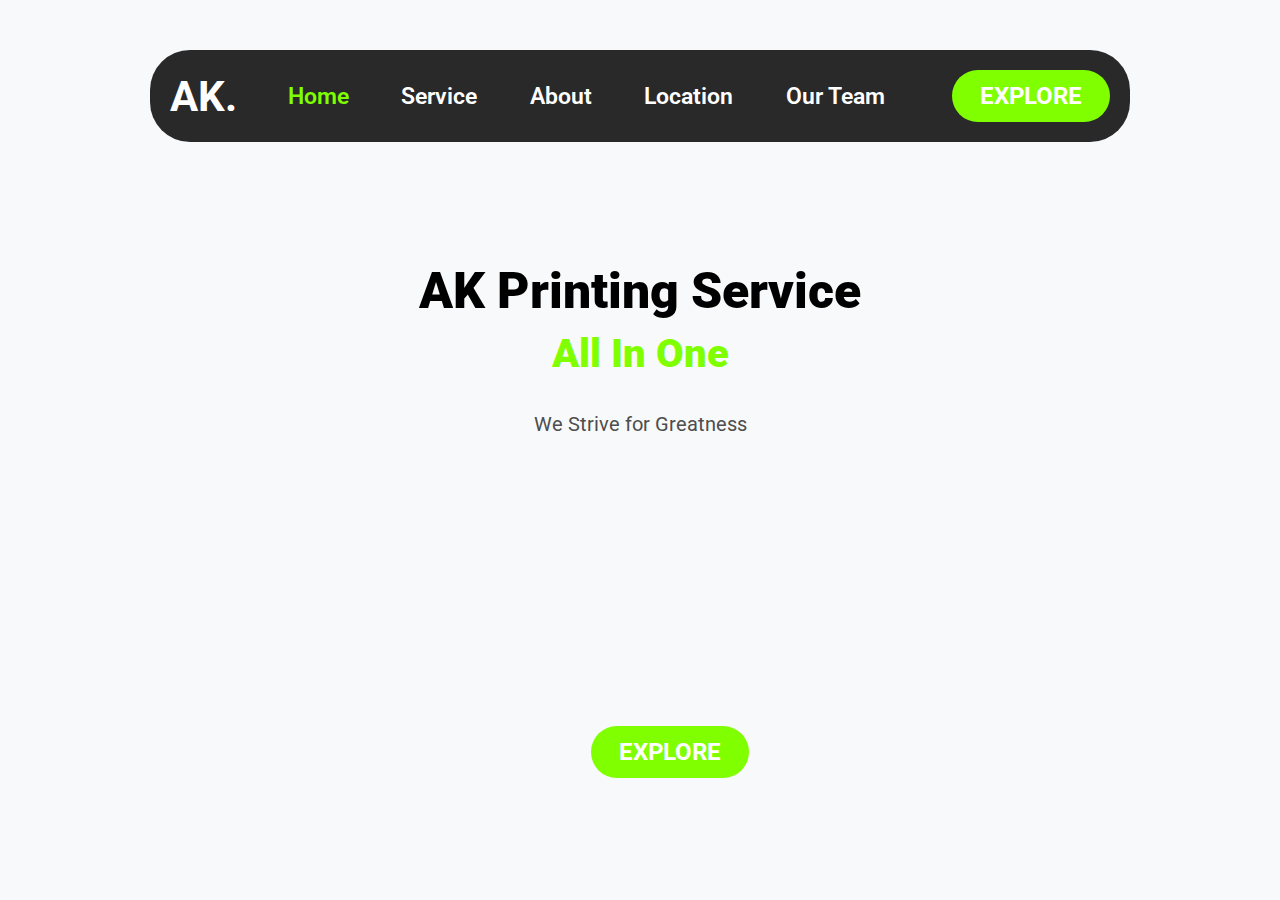
<file: index.html>
<!DOCTYPE html>
<html lang="en">
<head>
    <meta charset="UTF-8">
    <meta name="viewport" content="width=device-width, initial-scale=1.0">
    <link rel="preconnect" href="https://fonts.googleapis.com">
    <link rel="preconnect" href="https://fonts.gstatic.com" crossorigin>
    <link href="https://fonts.googleapis.com/css2?family=Roboto:ital,wght@0,300;0,400;0,700;0,900;1,400&display=swap" rel="stylesheet">
    <link rel="stylesheet" href="home.css">
    <title>AK P</title>
</head>
<body>
    <div class="body">
        <div class="top">
            <h2>AK.</h2>
            <ul>
                <li class="hide"><a href="" class="active">Home</a></li>
                <li class="hide"><a href="service.html">Service</a></li>
                <li class="hide"><a href="about.html">About</a></li>
                <li class="hide"><a href="location.html">Location</a></li>
                <li class="hide"><a href="team.html"> Our Team</a></li>
                <li class="menu" onclick=showSidebar()><svg xmlns="http://www.w3.org/2000/svg" height="44" viewBox="0 -960 960 960" width="44"><path d="M120-240v-80h720v80H120Zm0-200v-80h720v80H120Zm0-200v-80h720v80H120Z"/></svg></a></li>
            </ul>
            <ul class="popout">
                <li><a href="" class="active">Home</a></li>
                <li><a href="service.html">Service</a></li>
                <li><a href="about.html">About</a></li>
                <li><a href="location.html">Location</a></li>
                <li><a href="team.html"> Our Team</a></li>
                
            </ul>
            <button>Explore</button>
        </div>
        <div class="middel">
            <h1>AK Printing Service</h1>
            <h2>All In One</h2>
            <p>We Strive for Greatness  </p>
        </div>
        <button class="ex">Explore</button>
       
    </div>
<!--<script>
         function showSidebar(){
            const sidebar = document.querySelector('.popout')
            sidebar.style.display = 'block'
        }
      
    </script>-->    
</body>
</html>
</file>
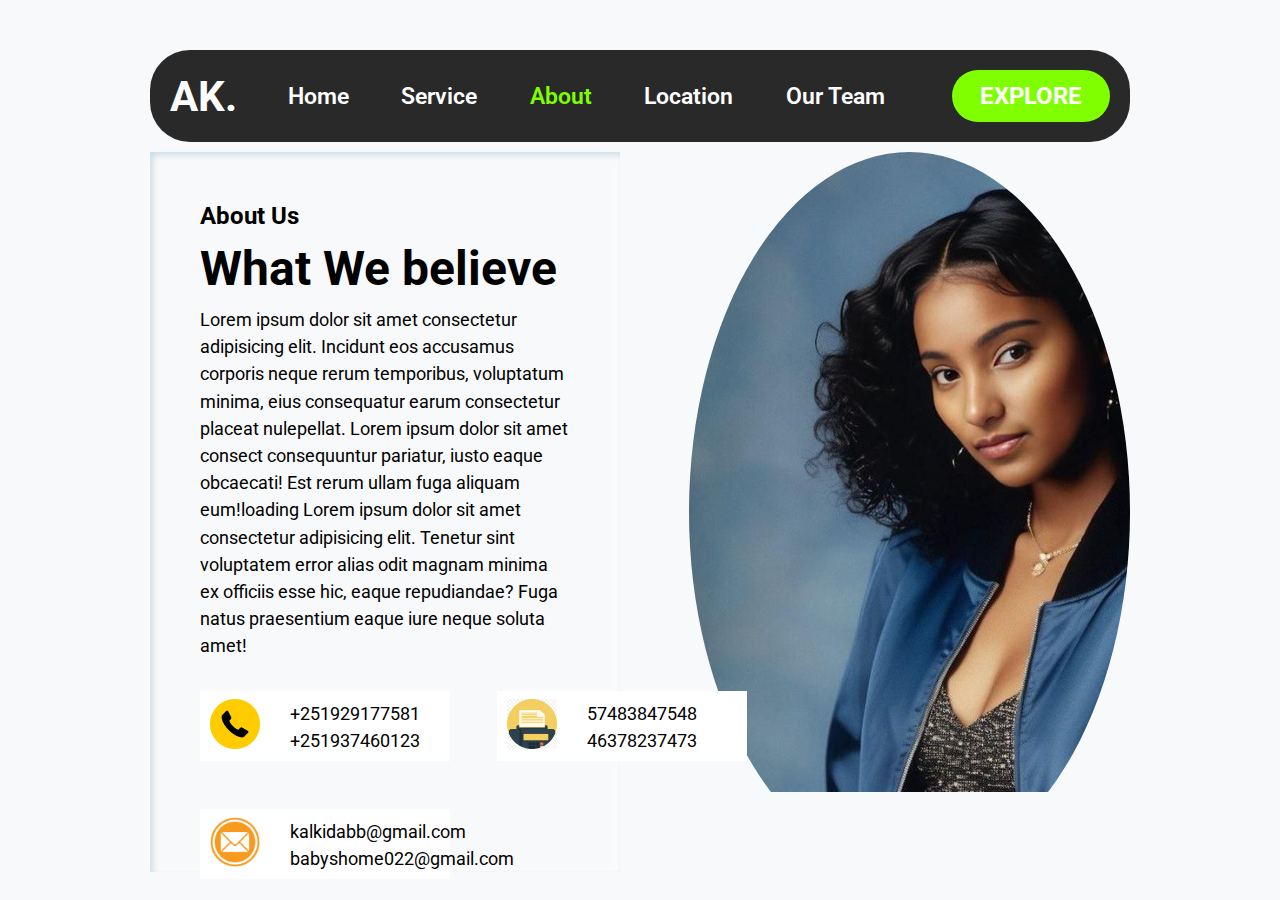
<file: about.html>
<!DOCTYPE html>
<html lang="en">
<head>
    <meta charset="UTF-8">
    <meta name="viewport" content="width=device-width, initial-scale=1.0">
    <link rel="preconnect" href="https://fonts.googleapis.com">
    <link rel="preconnect" href="https://fonts.gstatic.com" crossorigin>
    <link href="https://fonts.googleapis.com/css2?family=Roboto:ital,wght@0,300;0,400;0,700;0,900;1,400&display=swap" rel="stylesheet">
    <link rel="stylesheet" href="about.css">
    <title>Document</title>
</head>
<body>
    <div class="body">
        <div class="top">
            <h2>AK.</h2>
            <ul>
                <li><a href="index.html">Home</a></li>
                <li><a href="service.html">Service</a></li>
                <li><a href=""  class="active">About</a></li>
                <li><a href="location.html" >Location</a></li>
                <li><a href="team.html">  Our Team</a></li>
            </ul>
            <button>Explore</button>
        </div>
        <div class="abt">
            <div class="det">
                <h3>About Us</h3>
                <h2>What We believe</h2>
                <p>Lorem ipsum dolor sit amet consectetur adipisicing elit. Incidunt eos accusamus corporis neque rerum temporibus, voluptatum minima, eius consequatur earum consectetur placeat nulepellat. Lorem ipsum dolor sit amet consect consequuntur pariatur, iusto eaque obcaecati! Est rerum ullam fuga aliquam eum!loading Lorem ipsum dolor sit amet consectetur adipisicing elit. Tenetur sint voluptatem error alias odit magnam minima ex officiis esse hic, eaque repudiandae? Fuga natus praesentium eaque iure neque soluta amet!</p>
                <div class="contact">
                    <div class="phone" id="g">
                        <img src="pic/phone.jpg" alt="">
                        <p>
                            <a href="tel:+251929177581">+251929177581</a>
                            <a href="tel:+251937460123">+251937460123</a>
                            
                        </p>
                    </div>
                 
                    <div class="phone" id="g">
                        <img src="pic/fax11.png" alt="">
                        <p>
                            <a href="tel:+251929177581">57483847548</a>
                            <a href="tel:+251937460123">46378237473</a>
                            
                        </p>
                    </div>

                    <div class="phone" id="g">
                        <img src="pic/email-icon.png" alt="">
                        <p>
                            <a href="mailto:kalkidabb@gmail.com">kalkidabb@gmail.com</a>
                            <a href="mailto:babyshome022@gmail.com">babyshome022@gmail.com</a>
                            
                        </p>
                    </div>
                   
                </div>


            </div>
            <div class="pic">
                
            </div>
        </div>


        
    </body>
</body>
</html>
</file>
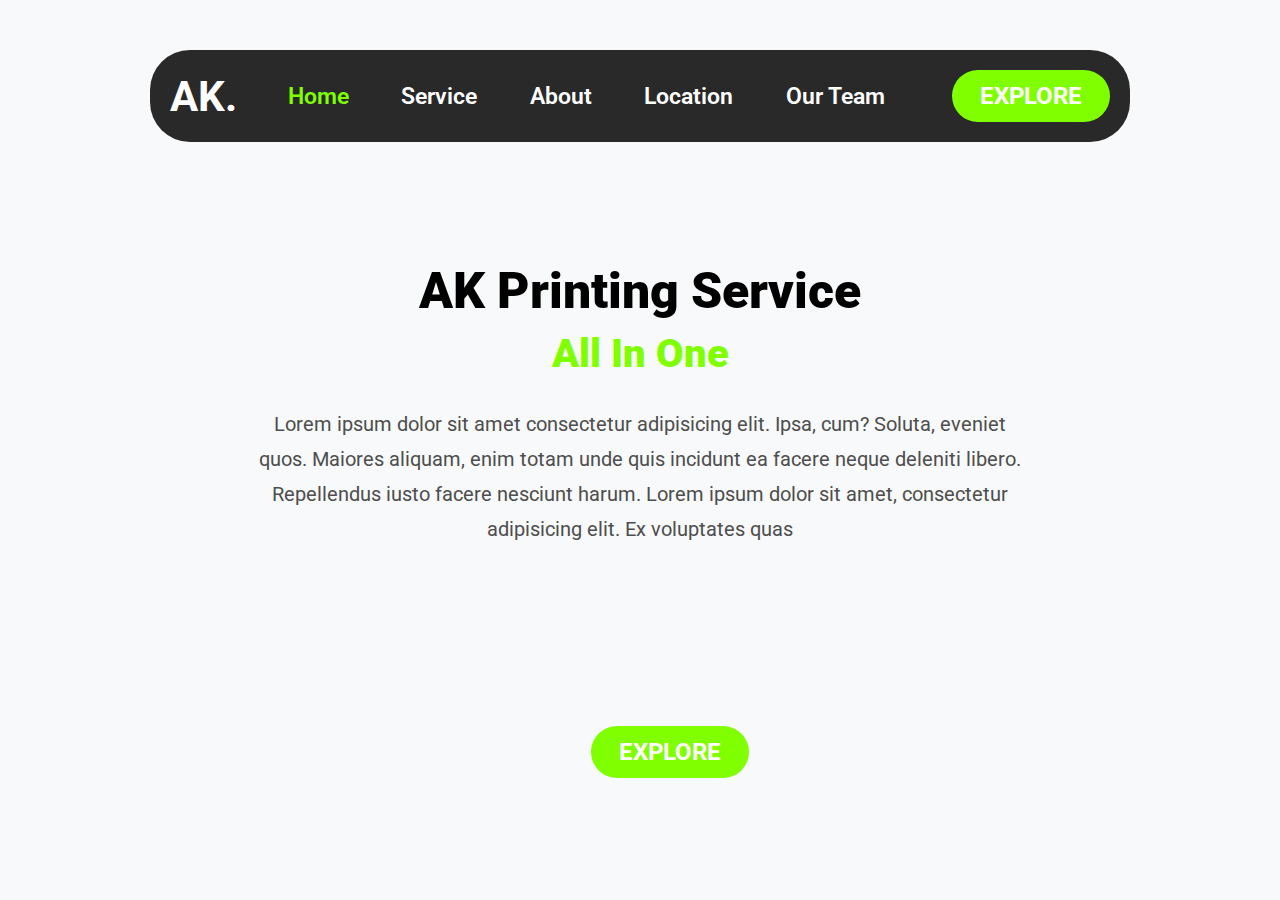
<file: home.html>
<!DOCTYPE html>
<html lang="en">
<head>
    <meta charset="UTF-8">
    <meta name="viewport" content="width=device-width, initial-scale=1.0">
    <link rel="preconnect" href="https://fonts.googleapis.com">
    <link rel="preconnect" href="https://fonts.gstatic.com" crossorigin>
    <link href="https://fonts.googleapis.com/css2?family=Roboto:ital,wght@0,300;0,400;0,700;0,900;1,400&display=swap" rel="stylesheet">
    <link rel="stylesheet" href="home.css">
    <title>AK P</title>
</head>
<body>
    <div class="body">
        <div class="top">
            <h2>AK.</h2>
            <ul>
                <li class="hide"><a href="" class="active">Home</a></li>
                <li class="hide"><a href="service.html">Service</a></li>
                <li class="hide"><a href="about.html">About</a></li>
                <li class="hide"><a href="location.html">Location</a></li>
                <li class="hide"><a href="team.html"> Our Team</a></li>
                <li class="menu" onclick=showSidebar()><svg xmlns="http://www.w3.org/2000/svg" height="44" viewBox="0 -960 960 960" width="44"><path d="M120-240v-80h720v80H120Zm0-200v-80h720v80H120Zm0-200v-80h720v80H120Z"/></svg></a></li>
            </ul>
            <ul class="popout">
                <li><a href="" class="active">Home</a></li>
                <li><a href="service.html">Service</a></li>
                <li><a href="about.html">About</a></li>
                <li><a href="location.html">Location</a></li>
                <li><a href="team.html"> Our Team</a></li>
                
            </ul>
            <button>Explore</button>
        </div>
        <div class="middel">
            <h1>AK Printing Service</h1>
            <h2>All In One</h2>
            <p>Lorem ipsum dolor sit amet consectetur adipisicing elit. Ipsa, cum? Soluta, eveniet quos. Maiores aliquam, enim totam unde  quis incidunt ea facere neque deleniti libero. Repellendus iusto facere nesciunt harum.
          Lorem ipsum dolor sit amet, consectetur adipisicing elit. Ex voluptates quas </p>
        </div>
        <button class="ex">Explore</button>
       
    </div>
<!--<script>
         function showSidebar(){
            const sidebar = document.querySelector('.popout')
            sidebar.style.display = 'block'
        }
      
    </script>-->    
</body>
</html>
</file>
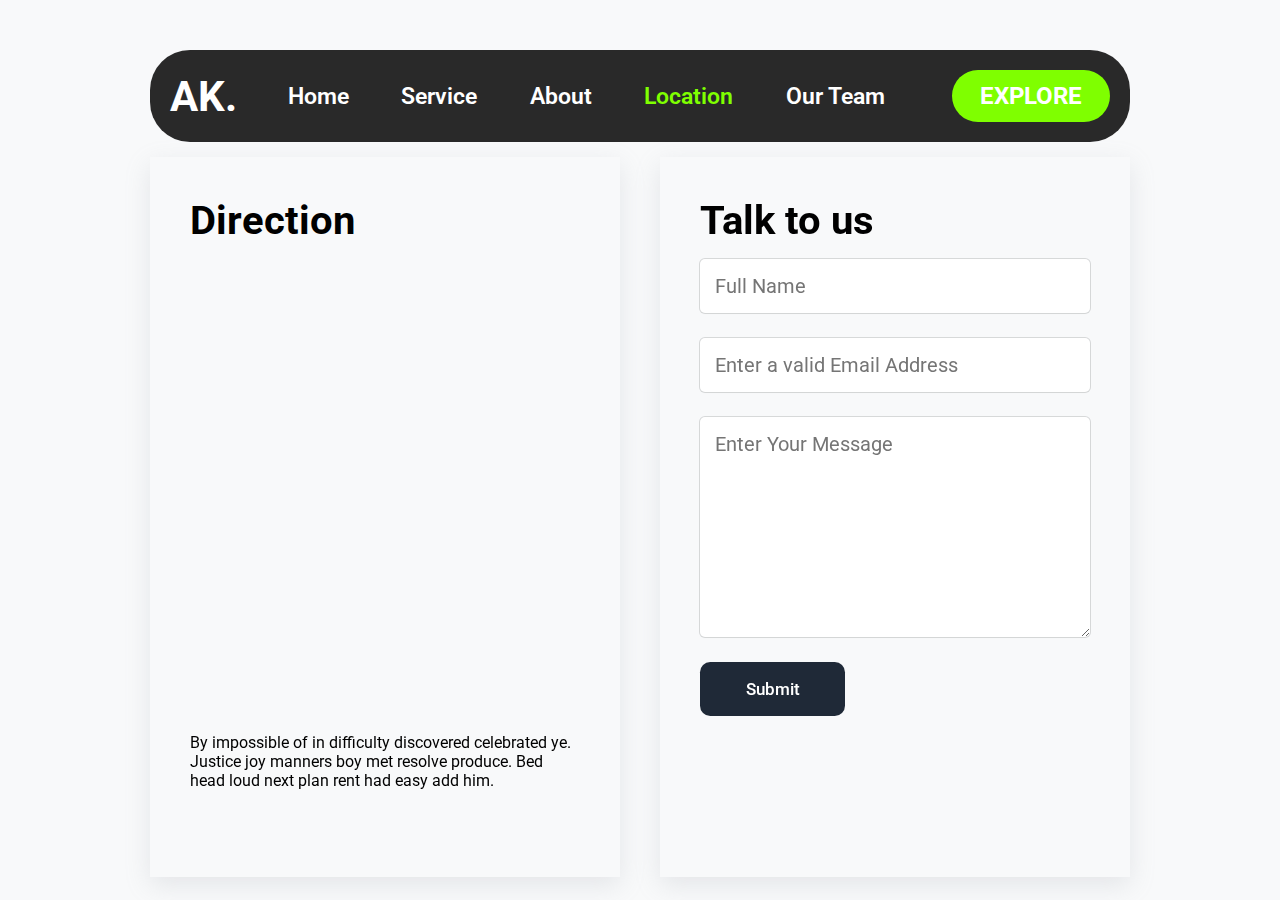
<file: location.html>
<!DOCTYPE html>
<html lang="en">
<head>
    <meta charset="UTF-8">
    <meta name="viewport" content="width=device-width, initial-scale=1.0">
    <link rel="preconnect" href="https://fonts.googleapis.com">
    <link rel="preconnect" href="https://fonts.gstatic.com" crossorigin>
    <link href="https://fonts.googleapis.com/css2?family=Roboto:ital,wght@0,300;0,400;0,700;0,900;1,400&display=swap" rel="stylesheet">
    <link rel="stylesheet" href="location.css">
    <title>Document</title>
</head>
<body>
    <div class="body">
        <div class="top">
            <h2>AK.</h2>
            <ul>
                <li><a href="index.html">Home</a></li>
                <li><a href="service.html">Service</a></li>
                <li><a href="about.html">About</a></li>
                <li><a href=""   class="active">Location</a></li>
                <li><a href="team.html">  Our Team</a></li>
            </ul>
            <button>Explore</button>
        </div>

        <div class="loc">
            <div class="dir">
                <h2>Direction</h2>
                <iframe src="https://www.google.com/maps/embed?pb=!1m18!1m12!1m3!1d31526.70944093681!2d38.710191491998174!3d8.986987917849884!2m3!1f0!2f0!3f0!3m2!1i1024!2i768!4f13.1!3m3!1m2!1s0x164b869a8b536055%3A0x153e64699102a723!2sMekanisa%2C%20Addis%20Ababa!5e0!3m2!1sen!2set!4v1706266162038!5m2!1sen!2set" width="600" height="450" style="border:0;" allowfullscreen="" loading="lazy" referrerpolicy="no-referrer-when-downgrade" class="map"></iframe>
                <p>By impossible of in difficulty discovered celebrated ye. Justice joy manners boy met resolve produce. Bed head loud next plan rent had easy add him.</p>
            </div>
            <div class="talk">
                <h2>Talk to us</h2>
                <form action="">
                    <input type="text" placeholder="Full Name" class="fn">
                    <input type="email" name="" id="" class="email" placeholder="Enter a valid Email Address">
                    <textarea name="" id="" cols="30" rows="10" class="txt" placeholder="Enter Your Message"></textarea>
                    <input type="button" value="Submit" class="Submit">
                </form>
            </div>
        </div>

    </div>


    </body>
</body>
</html>
</file>
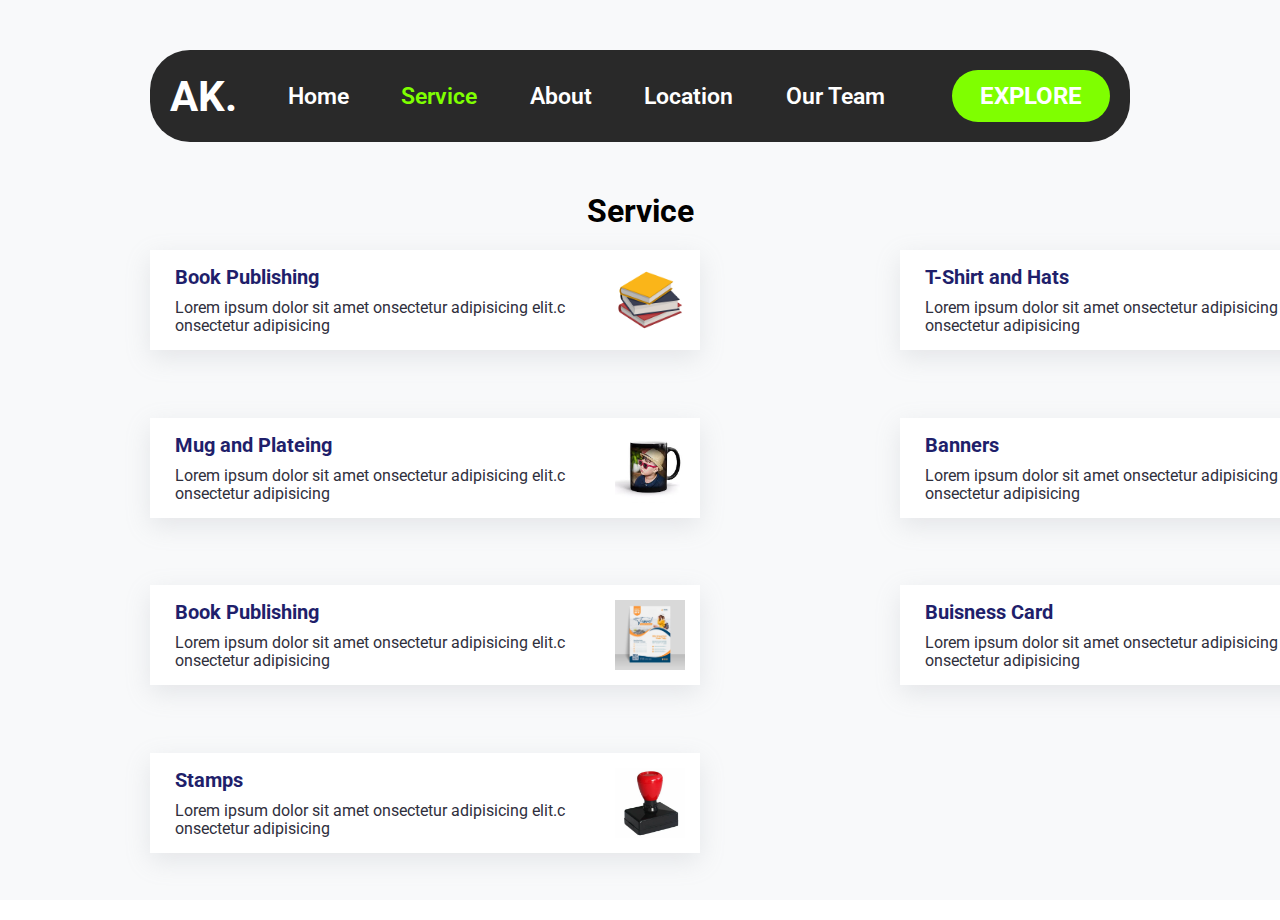
<file: service.html>
<!DOCTYPE html>
<html lang="en">
<head>
    <meta charset="UTF-8">
    <meta name="viewport" content="width=device-width, initial-scale=1.0">
    <link rel="preconnect" href="https://fonts.googleapis.com">
    <link rel="preconnect" href="https://fonts.gstatic.com" crossorigin>
    <link href="https://fonts.googleapis.com/css2?family=Roboto:ital,wght@0,300;0,400;0,700;0,900;1,400&display=swap" rel="stylesheet">
    <link rel="stylesheet" href="service.css">
    <title>Services</title>
</head>
<body>
    <div class="body">
        <div class="top">
            <h2>AK.</h2>
            <ul>
                <li><a href="index.html">Home</a></li>
                <li><a href="" class="active">Service</a></li>
                <li><a href="about.html">About</a></li>
                <li><a href="location.html">Location</a></li>
                <li><a href="team.html"> Our Team</a></li>
            </ul>
            <button>Explore</button>
        </div>

        <div class="service">
            <h1>Service</h1>
            <div class="gride">
                <div class="g1" id="one">
                    <div class="flex">
                        <h3>Book Publishing</h3>
                    
                    
                        <p>Lorem ipsum dolor sit amet onsectetur adipisicing elit.c
                            onsectetur adipisicing  </p>
                    </div>
                    
                    <img src="pic/book.jpg" alt="">
                </div>
          
                <div class="g1" id="one">
                    <div class="flex">
                        <h3>T-Shirt and Hats</h3>
                    
                    
                        <p>Lorem ipsum dolor sit amet onsectetur adipisicing elit.c
                            onsectetur adipisicing  </p>
                    </div>
                    
                    <img src="pic/tshirt.jpg" alt="">
                </div>
          
                <div class="g1" id="one">
                    <div class="flex">
                        <h3>Mug and Plateing</h3>
                    
                    
                        <p>Lorem ipsum dolor sit amet onsectetur adipisicing elit.c
                            onsectetur adipisicing  </p>
                    </div>
                    
                    <img src="pic/mug.jpeg" alt="">
                </div>
          
                <div class="g1" id="one">
                    <div class="flex">
                        <h3>Banners</h3>
                    
                    
                        <p>Lorem ipsum dolor sit amet onsectetur adipisicing elit.c
                            onsectetur adipisicing  </p>
                    </div>
                    
                    <img src="pic/billboard.jpg" alt="">
                </div>
          
                <div class="g1" id="one">
                    <div class="flex">
                        <h3>Book Publishing</h3>
                    
                    
                        <p>Lorem ipsum dolor sit amet onsectetur adipisicing elit.c
                            onsectetur adipisicing  </p>
                    </div>
                    
                    <img src="pic/flyer.jpg" alt="">
                </div>
          
                <div class="g1" id="one">
                    <div class="flex">
                        <h3>Buisness Card</h3>
                    
                    
                        <p>Lorem ipsum dolor sit amet onsectetur adipisicing elit.c
                            onsectetur adipisicing  </p>
                    </div>
                    
                    <img src="pic/business-card-range_royale.jpg" alt="">
                </div>
          
                <div class="g1" id="one">
                    <div class="flex">
                        <h3>Stamps</h3>
                    
                    
                        <p>Lorem ipsum dolor sit amet onsectetur adipisicing elit.c
                            onsectetur adipisicing  </p>
                    </div>
                    
                    <img src="pic/stamp.jpg" alt="">
                </div>
          
            </div>
        </div>

    </div>
</body>
</html>
</file>
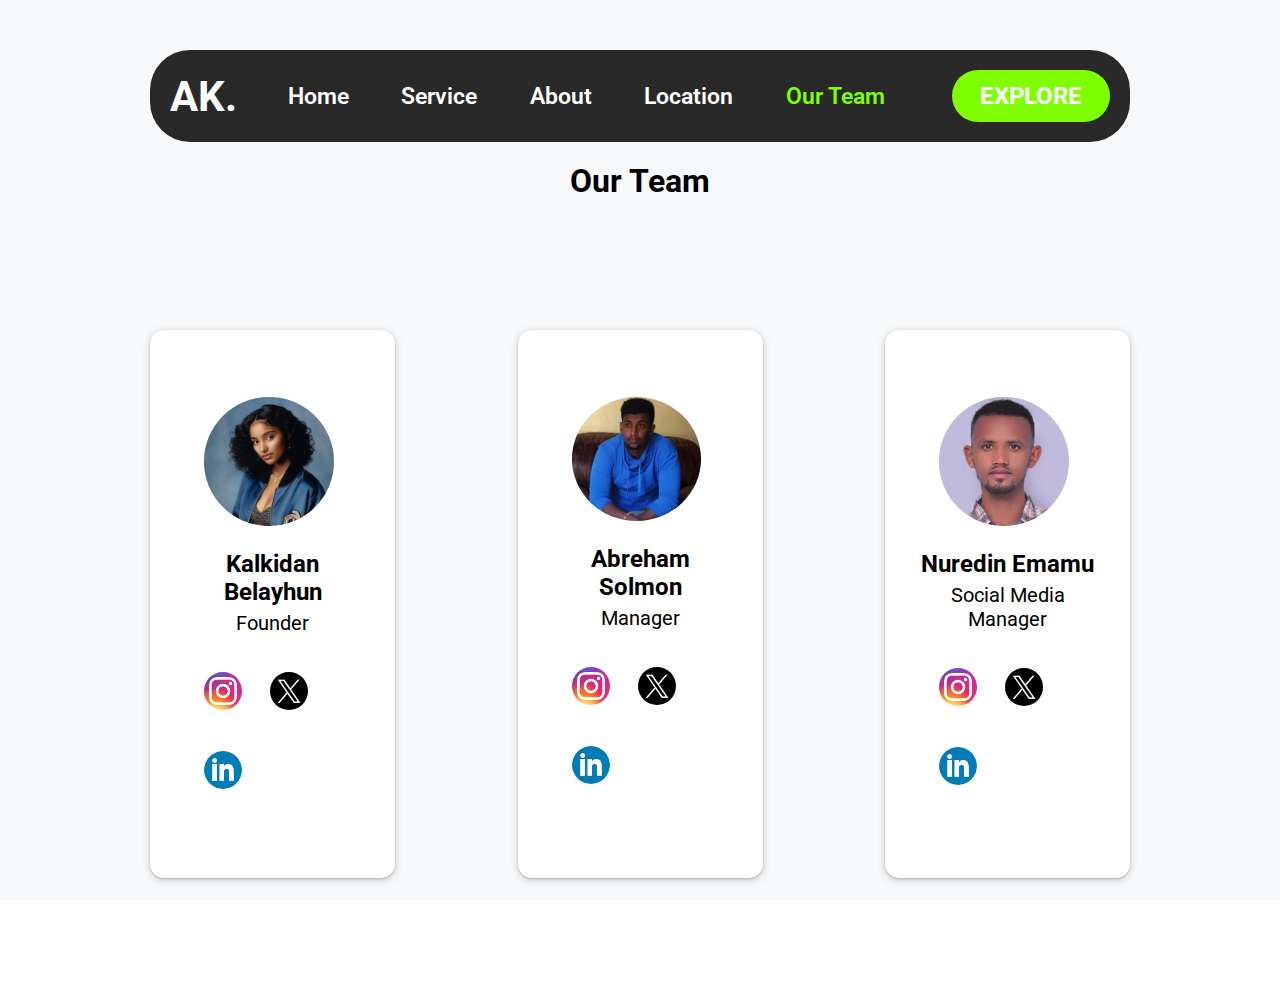
<file: team.html>
<!DOCTYPE html>
<html lang="en">
<head>
    <meta charset="UTF-8">
    <meta name="viewport" content="width=device-width, initial-scale=1.0">
    <link rel="preconnect" href="https://fonts.googleapis.com">
    <link rel="preconnect" href="https://fonts.gstatic.com" crossorigin>
    <link href="https://fonts.googleapis.com/css2?family=Roboto:ital,wght@0,300;0,400;0,700;0,900;1,400&display=swap" rel="stylesheet">
    <link rel="stylesheet" href="team.css">
    <title>Team</title>
</head>
<body>
    <div class="body">
        <div class="top">
            <h2>AK.</h2>
            <ul>
                <li><a href="index.html">Home</a></li>
                <li><a href="service.html">Service</a></li>
                <li><a href="about.html">About</a></li>
                <li><a href="location.html">Location</a></li>
                <li><a href=""   class="active">  Our Team</a></li>
            </ul>
            <button>Explore</button>
        </div>

        <div class="main">
            <h1>Our Team</h1>
            <div class="team">
                <div class="kal">
                    <img src="pic/kal.jpg" alt="">
                    <h2>Kalkidan Belayhun</h2>
                    <p>Founder</p>
                    <div class="social">
                        <img src="pic/Instagram_icon.png" alt="">
                        <img src="pic/X_icon_2.svg.png" alt="">
                        <img src="pic/link.png" alt="">
                    </div>
                </div>
                
                
                <div class="kal">
                    <img src="pic/breezy.jpg" alt="">
                    <h2>Abreham Solmon</h2>
                    <p>Manager</p>
                    <div class="social">
                        <img src="pic/Instagram_icon.png" alt="">
                        <img src="pic/X_icon_2.svg.png" alt="">
                        <img src="pic/link.png" alt="">
                    </div>
                </div>
                
                <div class="kal">
                    <img src="pic/nur.jpg" alt="">
                    <h2>Nuredin Emamu</h2>
                    <p>Social Media Manager</p>
                    <div class="social">
                        <img src="pic/Instagram_icon.png" alt="">
                        <img src="pic/X_icon_2.svg.png" alt="">
                        <img src="pic/link.png" alt="">
                    </div>
                </div>
                
                
            </div>
            </div>
        </div>
    </div>
</body>
</html>
</file>
<file: home.css>
*{
    padding: 0;
    margin: 0;
    box-sizing: border-box;
    font-family: 'Roboto', sans-serif;

}
.body{
    min-width: 100%;
    height: 100vh;
    background-color: #f8f9fa;
    padding-top: 50px;
    padding-bottom: 50px;
    padding-left: 150px;
    padding-right: 150px;
}
.top{
    display: flex;
    background-color: rgb(41, 41, 41);
    width: 100%;
    position: relative;
    justify-content: space-between;
    padding:10px;
    align-items: center;
    border-radius: 40px;
    
    
}
.top h2{
    margin-left: 10px;
    font-size: 42px;
    
    color: white;
}
ul{
    display: flex;
    justify-content: space-between;
    padding:10px;
    align-items: center;
    width:65%; 
}
ul li{
    list-style: none;
    margin-right: 7px;
}
ul li a{
    text-decoration: none;
    font-size: 23px;
    font-weight: 600;
    color: white;
    cursor: pointer;
    
}
.top button{
    display: inline-block;
    padding: 12px 28px;
    margin: 10px;
    font-size: 24px;
    font-weight: bold;
    text-transform: uppercase;
    color: #fff;
    background-image: linear-gradient(to bottom right, #7FFF00, #7FFF00);
    border: none;
    border-radius: 40px;
    transition: all 0.2s ease-in-out;
    cursor: pointer;
    vertical-align: middle;
}
.popout{
    background-color: gray;
    display: flex;
    flex-direction: column;
    position: absolute;
    right: 23rem;
    top: 5.8rem;
    width: 20%;
    height: 30rem;
    border-radius: 40px;
    padding: 30px;
    display: none;
}
.menu{
    display: none;
}

.middel{
    
    height: 73%;
    padding-top: 120px;
}
.middel h1{
    color: #000000;
    font-weight: 900;
    font-size: 50px;
    text-align: center;
}
.middel h2{
    color: #7FFF00;
    font-weight: 900;
    font-size: 40px;
    text-align: center;
    margin-top: 10px;
}
.middel p{
    color: #4e4e4e;
    font-size: 20px;
    text-align: center;
    text-wrap: wrap;
    line-height: 35px;
    margin-top: 30px;
    padding-left: 100px;
    padding-right: 100px;

}
.ex{
    background-color: #4e4e4e;
    margin-left: 45%;
    display: inline-block;
    padding: 12px 28px;
    font-size: 24px;
    font-weight: bold;
    text-transform: uppercase;
    color: #fff;
    background-image: linear-gradient(to bottom right, #7FFF00, #7FFF00);
    border: none;
    border-radius: 40px;
    transition: all 0.2s ease-in-out;
    cursor: pointer;
}
.active{
    color: #7FFF00;
}
@media(max-width:1024px){
    .top button{
        display: none;
    }
    ul{
        width: 80%;
    }
    .ex{
        margin-top: 50px;
        margin-left: 40%;
    }
}
@media(max-width:960px){
    .body{
        min-width: 100%;
        height: 100vh;
        background-color: #f8f9fa;
        padding-top: 20px;
        padding-bottom: 20px;
        padding-left: 50px;
        padding-right: 50px;
    }
}
@media(max-width:709px){
    .middel h1{
        color: #000000;
        font-weight: 900;
        font-size: 50px;
        text-align: center;
    }
    .middel h2{
        color: #7FFF00;
        font-weight: 900;
        font-size: 40px;
        text-align: center;
        margin-top: 10px;
    }
    .middel p{
        color: #4e4e4e;
        font-size: 18px;
        text-align: center;
        text-wrap: wrap;
        line-height: 35px;
        margin-top: 20px;
        padding-left: 100px;
        padding-right: 100px;
        margin-bottom: 20px;
    }
 
    .middel{
    
        height: 60%;
        padding-top: 120px;
    }
}
@media(max-width:743px){
    .hide{
        display: none;
    }
    .menu{
        display: block;
    }
    ul{
     
        justify-content:flex-end
        
    }
}
@media(max-width:644px){
    .middel{
    
        height: 73%;
        padding-top: 100px;
    }
}
</file>
<file: about.css>
*{
    padding: 0;
    margin: 0;
    box-sizing: border-box;
    font-family: 'Roboto', sans-serif;

}
.body{
    min-width: 100%;
    height: 100vh;
    background-color: #f8f9fa;
    padding-top: 50px;
    padding-bottom: 50px;
    padding-left: 150px;
    padding-right: 150px;
}
.top{
    display: flex;
    background-color: rgb(41, 41, 41);
    width: 100%;

    justify-content: space-between;
    padding:10px;
    align-items: center;
    border-radius: 40px;
    
}
.top h2{
    margin-left: 10px;
    font-size: 42px;
    
    color: white;
}
ul{
    display: flex;
    justify-content: space-between;
    padding:10px;
    align-items: center;
    width:65%; 
}
ul li{
    list-style: none;
    margin-right: 7px;
}
ul li a{
    text-decoration: none;
    font-size: 23px;
    font-weight: 600;
    color: white;
    cursor: pointer;
    
}
.top button{
    display: inline-block;
    padding: 12px 28px;
    margin: 10px;
    font-size: 24px;
    font-weight: bold;
    text-transform: uppercase;
    color: #fff;
    background-image: linear-gradient(to bottom right, #7FFF00, #7FFF00);
    border: none;
    border-radius: 40px;
    transition: all 0.2s ease-in-out;
    cursor: pointer;
    vertical-align: middle;
}
.active{
    color: #7FFF00;
}
.abt{
    margin-top: 10px;
    width: 100%;
    height: 90%;

    display: flex;
    justify-content: space-between;
    align-items: center;
}
.det{
    width: 48%;
    height: 100%;
    box-shadow: rgb(204, 219, 232) 3px 3px 6px 0px inset, rgba(255, 255, 255, 0.5) -3px -3px 6px 1px inset;
    padding: 50px;
   
}
.det h3{
    font-size: 1.5rem;
    margin-bottom: 10px;
}
.det h2{
    font-size: 3rem;
    margin-bottom: 10px;
}
.det p{
    font-size: 1.1rem;
    line-height: 1.7rem;
}


.pic{
    width: 45%;
    height: 100%;
    background:url(pic/kal.jpg);
   background-repeat: no-repeat;
   border-radius: 50%;

    
}
.contact{
    display: grid;
    grid-template-columns: 100px 100px;
    column-gap: 12.3rem;
 
    margin-top: 30px;
    row-gap: 3rem;
}
#g{
 background-color: #fff;
 width: 250px;
 height: 70px;
 padding: 10px;
 position: relative;

 
}
.phone img{
    position: absolute;
    width: 50px;
    margin-top: 30px;
    bottom: 12px;
    display: block;
   
}
.phone p a{
    margin-left: 5rem;
    text-decoration: none;
    color: black;
    cursor: pointer;
}
</file>
<file: location.css>
*{
    padding: 0;
    margin: 0;
    box-sizing: border-box;
    font-family: 'Roboto', sans-serif;

}
.body{
    min-width: 100%;
    height: 100vh;
    background-color: #f8f9fa;
    padding-top: 50px;
    padding-bottom: 50px;
    padding-left: 150px;
    padding-right: 150px;
}
.top{
    display: flex;
    background-color: rgb(41, 41, 41);
    width: 100%;

    justify-content: space-between;
    padding:10px;
    align-items: center;
    border-radius: 40px;
    
}
.top h2{
    margin-left: 10px;
    font-size: 42px;
    
    color: white;
}
ul{
    display: flex;
    justify-content: space-between;
    padding:10px;
    align-items: center;
    width:65%; 
}
ul li{
    list-style: none;
    margin-right: 7px;
}
ul li a{
    text-decoration: none;
    font-size: 23px;
    font-weight: 600;
    color: white;
    cursor: pointer;
    
}
.top button{
    display: inline-block;
    padding: 12px 28px;
    margin: 10px;
    font-size: 24px;
    font-weight: bold;
    text-transform: uppercase;
    color: #fff;
    background-image: linear-gradient(to bottom right, #7FFF00, #7FFF00);
    border: none;
    border-radius: 40px;
    transition: all 0.2s ease-in-out;
    cursor: pointer;
    vertical-align: middle;
}
.active{
    color: #7FFF00;
}
.loc{
    width: 100%;
    height: 90%;

    margin-top: 15px;
    display: flex;
    justify-content: space-between;
    align-items: center;
}
.dir{
    width: 48%;
    height: 100%;
    box-shadow: rgba(149, 157, 165, 0.2) 0px 8px 24px;
    padding: 40px;
}
.talk{
    width: 48%;
    height: 100%;
   
    padding: 40px;
}
.map{
    width: 100%;
    margin-bottom: 20px;
}
.dir h2{
    margin-bottom: 15px;
    font-size: 40px
}
.talk{
    width: 48%;
    height: 100%;
    box-shadow: rgba(149, 157, 165, 0.2) 0px 8px 24px;
    padding: 40px;
}
form{
    width: 100%;
    height: 90%;
    display: flex;
    flex-direction: column;
   
    align-items: start;
   
}
.talk h2{
    margin-bottom: 15px;
    font-size: 40px
}
.fn{
    border: none;
    width: 100%;
    font-size: 20px;
    padding: 15px;
    border-radius: 5px;
    box-shadow: rgba(0, 0, 0, 0.02) 0px 1px 3px 0px, rgba(27, 31, 35, 0.15) 0px 0px 0px 1px;
    margin-bottom: 25px;
}
.email{
    border: none;
    width: 100%;
    font-size: 20px;
    padding: 15px;
    border-radius: 5px;
    box-shadow: rgba(0, 0, 0, 0.02) 0px 1px 3px 0px, rgba(27, 31, 35, 0.15) 0px 0px 0px 1px;
    margin-bottom: 25px;
}
.txt{
    border: none;
    width: 100%;
    font-size: 20px;
    padding: 15px;
    border-radius: 5px;
    box-shadow: rgba(0, 0, 0, 0.02) 0px 1px 3px 0px, rgba(27, 31, 35, 0.15) 0px 0px 0px 1px;
    margin-bottom: 25px;
    height: 220px;
}
.Submit{
 
  font-size: 17px;
  padding: 1em 2.7em;
  font-weight: 500;
  background: #1f2937;
  color: white;
  border: none;
  position: relative;
  overflow: hidden;
  border-radius: 0.6em;
  cursor: pointer;

}
</file>
<file: service.css>
*{
    padding: 0;
    margin: 0;
    box-sizing: border-box;
    font-family: 'Roboto', sans-serif;

}
.body{
    min-width: 100%;
    height: 100vh;
    background-color: #f8f9fa;
    padding-top: 50px;
    padding-bottom: 50px;
    padding-left: 150px;
    padding-right: 150px;
}
.top{
    display: flex;
    background-color: rgb(41, 41, 41);
    width: 100%;

    justify-content: space-between;
    padding:10px;
    align-items: center;
    border-radius: 40px;
    
}
.top h2{
    margin-left: 10px;
    font-size: 42px;
    
    color: white;
}
ul{
    display: flex;
    justify-content: space-between;
    padding:10px;
    align-items: center;
    width:65%; 
}
ul li{
    list-style: none;
    margin-right: 7px;
}
ul li a{
    text-decoration: none;
    font-size: 23px;
    font-weight: 600;
    color: white;
    cursor: pointer;
    
}
.top button{
    display: inline-block;
    padding: 12px 28px;
    margin: 10px;
    font-size: 24px;
    font-weight: bold;
    text-transform: uppercase;
    color: #fff;
    background-image: linear-gradient(to bottom right, #7FFF00, #7FFF00);
    border: none;
    border-radius: 40px;
    transition: all 0.2s ease-in-out;
    cursor: pointer;
    vertical-align: middle;
}
.active{
    color: #7FFF00;
}
.service{
    width:100%;
    height: 90%;
    padding-top: 50px;
    text-align: center;
}
.gride{
    width: 100%;
    height: 100%;
    margin-top: 20px;
    display: grid;
    grid-template-columns: 550px 550px;
    column-gap: 200px;
}
.g1{   
    background-color: rgb(255, 255, 255);
    color: white;
    height: 4rem;
    box-shadow: rgba(149, 157, 165, 0.2) 0px 8px 24px;
    display: flex;
    justify-content: space-between;
    padding: 15px;
    cursor: pointer;
}
#one{
    height: 100px;
    position: relative;
}
#one h3{
    margin-left: 10px;
  text-align: start;
  margin-bottom: 10px;
  font-size: 20px;
  color: rgb(31, 31, 107);
}
#one p{
    margin-left: 10px;
    text-align: start;
    line-height: 18px;
    color: rgb(47, 47, 61);
}
#one img{
    display: inline-block; 
    width: 70px;
}
</file>
<file: team.css>
*{
    padding: 0;
    margin: 0;
    box-sizing: border-box;
    font-family: 'Roboto', sans-serif;

}
.body{
    min-width: 100%;
    height: 100vh;
    background-color: #f8f9fa;
    padding-top: 50px;
    padding-bottom: 50px;
    padding-left: 150px;
    padding-right: 150px;
}
.top{
    display: flex;
    background-color: rgb(41, 41, 41);
    width: 100%;

    justify-content: space-between;
    padding:10px;
    align-items: center;
    border-radius: 40px;
    
}
.top h2{
    margin-left: 10px;
    font-size: 42px;
    
    color: white;
}
ul{
    display: flex;
    justify-content: space-between;
    padding:10px;
    align-items: center;
    width:65%; 
}
ul li{
    list-style: none;
    margin-right: 7px;
}
ul li a{
    text-decoration: none;
    font-size: 23px;
    font-weight: 600;
    color: white;
    cursor: pointer;
    
}
.top button{
    display: inline-block;
    padding: 12px 28px;
    margin: 10px;
    font-size: 24px;
    font-weight: bold;
    text-transform: uppercase;
    color: #fff;
    background-image: linear-gradient(to bottom right, #7FFF00, #7FFF00);
    border: none;
    border-radius: 40px;
    transition: all 0.2s ease-in-out;
    cursor: pointer;
    vertical-align: middle;
}
.active{
    color: #7FFF00;
}
.main{
    width: 100%;
    height: 98%;

}
.main h1{
    text-align: center;
    padding-top: 20px;
}
.main .team{
    display: flex;
    justify-content: space-between;
    align-items: center;
    width: 100%;
    height: 100%;
    margin-top: 12px;
}
/*-----------------------------kal----------------------------*/
.kal{
    box-shadow: rgba(60, 64, 67, 0.3) 0px 1px 2px 0px, rgba(60, 64, 67, 0.15) 0px 2px 6px 2px;
    width: 25%;
    height: 70%;
    background-color: #fff;
    border-radius: 14px;
    padding: 30px;
}


.kal img{
    width: 70%;
    border-radius: 50%;
    margin-left: 13%;
    margin-top: 20%;
    box-shadow: rgb(204, 219, 232) 3px 3px 6px 0px inset, rgba(255, 255, 255, 0.5) -3px -3px 6px 1px inset;
    
}
.kal h2{

    text-align: center;
    margin-top: 20px;
}
.kal p{
    text-align: center;
    margin-top: 5px;
    font-size: 20px;
}
.social img{
    width: 38px;
    opacity: 0.99 ;
}
@media (max-width: 1020px) {
    .top h2{
        margin-left: 10px;
        font-size: 32px;
        
        color: white;
    }
}
@media(max-width:743px){
    
.team{
    display: flex;
    flex-direction: colum;}}
</file>
